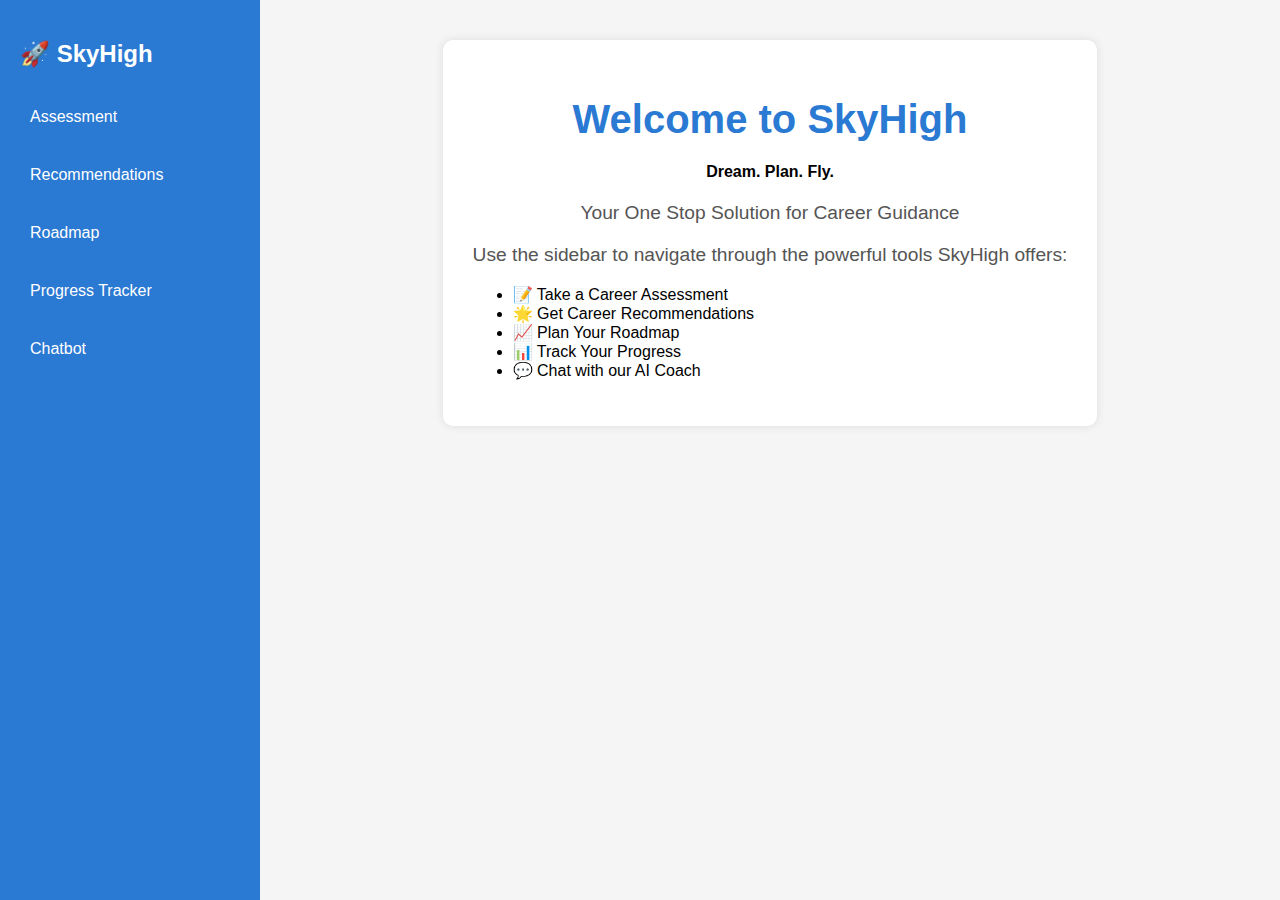
<file: index.html>
<!-- <!DOCTYPE html>
<html lang="en">
<head>
    <meta charset="UTF-8">
    <title>SkyHigh Prototype</title>
    <link rel="stylesheet" href="styles.css">
</head>
<body>
    <div class="sidebar">
        <h2>SkyHigh</h2>
        <a href="pages/assessment.html">Assessment</a>
        <a href="pages/recommendations.html">Recommendations</a>
        <a href="pages/roadmap.html">Roadmap</a>
        <a href="pages/progress_tracker.html">Progress Tracker</a>
        <a href="pages/chatbot.html">Chatbot</a>
    </div>

    <div class="main-content">
        <h1>Welcome to SkyHigh Prototype</h1>
        <p>Select a feature from the sidebar to explore.</p>
    </div>


    <script src="script.js"></script>
</body>
</html> -->
<!DOCTYPE html>
<html lang="en">

<head>
    <meta charset="UTF-8">
    <meta name="viewport" content="width=device-width, initial-scale=1.0">
    <title>SkyHigh Prototype</title>
    <style>
        body {
            font-family: 'Arial', sans-serif;
            margin: 0;
            display: flex;
            min-height: 100vh;
            background-color: #f5f5f5;
        }

        .sidebar {
            width: 220px;
            background-color: #2a79d2;
            color: white;
            padding: 20px;
            display: flex;
            flex-direction: column;
        }

        .sidebar h2 {
            margin-bottom: 20px;
        }

        .sidebar a {
            color: white;
            text-decoration: none;
            margin: 10px 0;
            padding: 10px;
            border-radius: 5px;
        }

        .sidebar a:hover {
            background-color: #1e5ca6;
        }

        .main-content {
            flex-grow: 1;
            padding: 40px;
            text-align: center;
        }

        .main-content h1 {
            font-size: 2.5em;
            color: #2a79d2;
            margin-bottom: 20px;
        }

        .main-content p {
            font-size: 1.2em;
            color: #555;
        }

        .welcome-box {
            background: white;
            padding: 30px;
            border-radius: 10px;
            box-shadow: 0 0 10px rgba(0,0,0,0.1);
            display: inline-block;
            max-width: 600px;
        }
    </style>
</head>

<body>
    <div class="sidebar">
        <h2>🚀 SkyHigh</h2>
        <a href="pages/assessment.html">Assessment</a>
        <a href="pages/recommendations.html">Recommendations</a>
        <a href="pages/roadmap.html">Roadmap</a>
        <a href="pages/progress_tracker.html">Progress Tracker</a>
        <a href="pages/chatbot.html">Chatbot</a>
    </div>

    <div class="main-content">
        <div class="welcome-box">
            <h1>Welcome to SkyHigh</h1>
            <div> <h4> Dream. Plan. Fly. </h4>        </div>
            <p>Your One Stop Solution for Career Guidance</p>
            <p>Use the sidebar to navigate through the powerful tools SkyHigh offers:</p>
            <ul style="text-align: left;">
                <li>📝 Take a Career Assessment</li>
                <li>🌟 Get Career Recommendations</li>
                <li>📈 Plan Your Roadmap</li>
                <li>📊 Track Your Progress</li>
                <li>💬 Chat with our AI Coach</li>
            </ul>
        </div>
    </div>
</body>

</html>
</file>
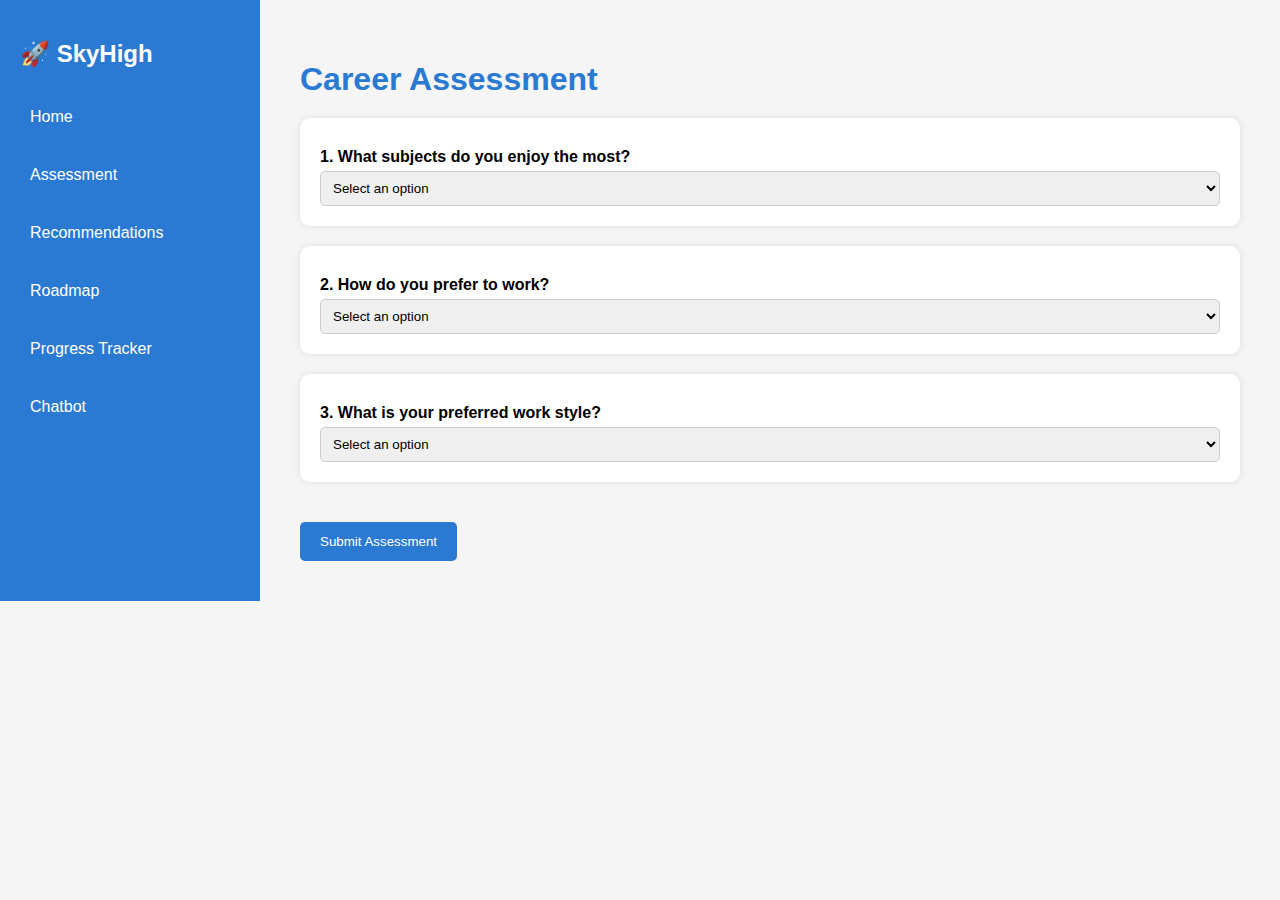
<file: pages/assessment.html>
<!-- <!DOCTYPE html>
<html lang="en">
<head>
    <meta charset="UTF-8">
    <title>Assessment</title>
    <link rel="stylesheet" href="../styles.css">
</head>
<body>
    <div class="sidebar">
        <h2>SkyHigh</h2>
        <a href="../index.html">Home</a>
        <a href="assessment.html">Assessment</a>
        <a href="recommendations.html">Recommendations</a>
        <a href="roadmap.html">Roadmap</a>
        <a href="progress_tracker.html">Progress Tracker</a>
        <a href="chatbot.html">Chatbot</a>
    </div>

    <div class="main-content">
        <h1>Assessment</h1>
        <p>This is a placeholder for the assessment feature.</p>
    </div>
</body>
</html> -->
<!DOCTYPE html>
<html lang="en">

<head>
    <meta charset="UTF-8">
    <meta name="viewport" content="width=device-width, initial-scale=1.0">
    <title>Assessment - SkyHigh</title>
    <style>
        body {
            font-family: 'Arial', sans-serif;
            margin: 0;
            display: flex;
            background-color: #f5f5f5;
        }

        .sidebar {
            width: 220px;
            background-color: #2a79d2;
            color: white;
            padding: 20px;
            display: flex;
            flex-direction: column;
        }

        .sidebar h2 {
            margin-bottom: 20px;
        }

        .sidebar a {
            color: white;
            text-decoration: none;
            margin: 10px 0;
            padding: 10px;
            border-radius: 5px;
        }

        .sidebar a:hover {
            background-color: #1e5ca6;
        }

        .main-content {
            flex-grow: 1;
            padding: 40px;
        }

        .main-content h1 {
            font-size: 2em;
            color: #2a79d2;
            margin-bottom: 20px;
        }

        .question-box {
            background: white;
            padding: 20px;
            border-radius: 10px;
            margin-bottom: 20px;
            box-shadow: 0 0 8px rgba(0,0,0,0.1);
        }

        label {
            display: block;
            margin-top: 10px;
            font-weight: bold;
        }

        select {
            width: 100%;
            padding: 8px;
            margin-top: 5px;
            border-radius: 5px;
            border: 1px solid #ccc;
        }

        button {
            background-color: #2a79d2;
            color: white;
            padding: 12px 20px;
            border: none;
            border-radius: 5px;
            cursor: pointer;
            margin-top: 20px;
        }
    </style>
</head>

<body>
    <div class="sidebar">
        <h2>🚀 SkyHigh</h2>
        <a href="../index.html">Home</a>
        <a href="assessment.html">Assessment</a>
        <a href="recommendations.html">Recommendations</a>
        <a href="roadmap.html">Roadmap</a>
        <a href="progress_tracker.html">Progress Tracker</a>
        <a href="chatbot.html">Chatbot</a>
    </div>

    <div class="main-content">
        <h1>Career Assessment</h1>

        <form id="assessmentForm">
            <div class="question-box">
                <label for="q1">1. What subjects do you enjoy the most?</label>
                <select id="q1" required>
                    <option value="">Select an option</option>
                    <option value="science">Science & Math</option>
                    <option value="arts">Arts & Humanities</option>
                    <option value="commerce">Commerce & Business</option>
                    <option value="technology">Technology & Programming</option>
                </select>
            </div>

            <div class="question-box">
                <label for="q2">2. How do you prefer to work?</label>
                <select id="q2" required>
                    <option value="">Select an option</option>
                    <option value="independently">Independently</option>
                    <option value="in_team">In a team</option>
                    <option value="with_clients">With clients</option>
                </select>
            </div>

            <div class="question-box">
                <label for="q3">3. What is your preferred work style?</label>
                <select id="q3" required>
                    <option value="">Select an option</option>
                    <option value="creative">Creative & Innovative</option>
                    <option value="analytical">Analytical & Logical</option>
                    <option value="practical">Practical & Hands-on</option>
                </select>
            </div>

            <button type="submit">Submit Assessment</button>
        </form>
    </div>

    <script>
        document.getElementById('assessmentForm').addEventListener('submit', function(e) {
            e.preventDefault();
            alert('Assessment submitted successfully!\nYour answers have been recorded.');
        });
    </script>
</body>

</html>
</file>
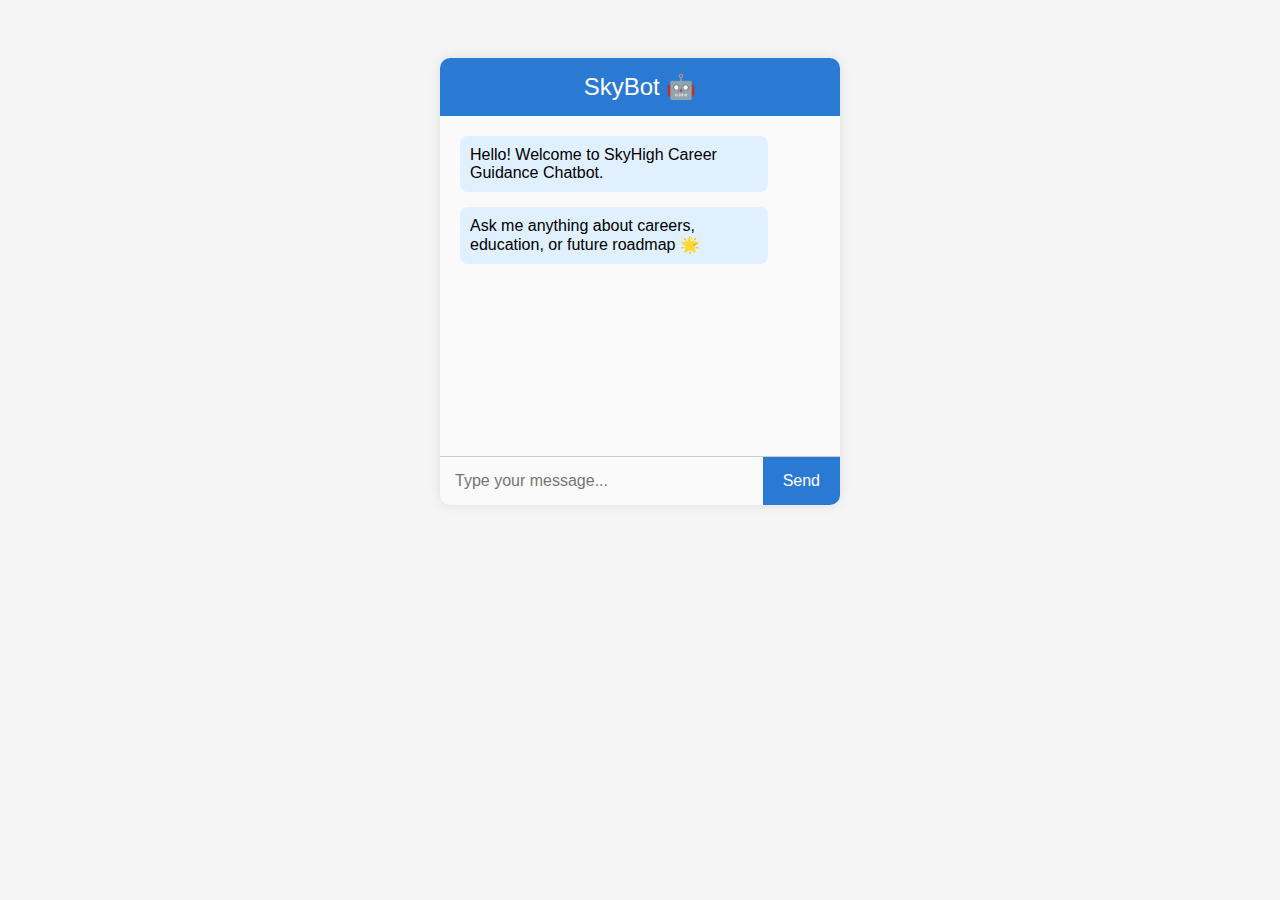
<file: pages/chatbot.html>
<!-- <!DOCTYPE html>
<html lang="en">
<head>
    <meta charset="UTF-8">
    <title>Chatbot</title>
    <link rel="stylesheet" href="../styles.css">
</head>
<body>
    <div class="sidebar">
        <h2>SkyHigh</h2>
        <a href="../index.html">Home</a>
        <a href="assessment.html">Assessment</a>
        <a href="recommendations.html">Recommendations</a>
        <a href="roadmap.html">Roadmap</a>
        <a href="progress_tracker.html">Progress Tracker</a>
        <a href="chatbot.html">Chatbot</a>
    </div>

    <div class="main-content">
        <h1>Chatbot</h1>
        <p>This is a placeholder for the career guidance chatbot feature.</p>
    </div>
</body>
</html> -->
<!DOCTYPE html>
<html lang="en">

<head>
    <meta charset="UTF-8">
    <meta name="viewport" content="width=device-width, initial-scale=1.0">
    <title>Chatbot - SkyHigh Prototype</title>
    <style>
        body {
            font-family: 'Arial', sans-serif;
            background-color: #f5f5f5;
            display: flex;
            justify-content: center;
            padding: 50px;
        }

        .chat-container {
            background: white;
            width: 400px;
            border-radius: 10px;
            box-shadow: 0 0 12px rgba(0,0,0,0.1);
            overflow: hidden;
        }

        .chat-header {
            background-color: #2a79d2;
            color: white;
            text-align: center;
            padding: 15px;
            font-size: 1.5em;
        }

        .chat-box {
            height: 300px;
            padding: 20px;
            overflow-y: auto;
            background: #fafafa;
        }

        .chat-message {
            margin-bottom: 15px;
            padding: 10px;
            border-radius: 8px;
            max-width: 80%;
        }

        .chat-message.bot {
            background-color: #e0f0ff;
            text-align: left;
        }

        .chat-message.user {
            background-color: #2a79d2;
            color: white;
            text-align: right;
            margin-left: auto;
        }

        .chat-input {
            display: flex;
            border-top: 1px solid #ccc;
        }

        .chat-input input {
            flex-grow: 1;
            padding: 15px;
            border: none;
            font-size: 1em;
        }

        .chat-input button {
            background-color: #2a79d2;
            color: white;
            border: none;
            padding: 15px 20px;
            cursor: pointer;
            font-size: 1em;
        }
    </style>
</head>

<body>
    <div class="chat-container">
        <div class="chat-header">
            SkyBot 🤖
        </div>

        <div class="chat-box">
            <div class="chat-message bot">Hello! Welcome to SkyHigh Career Guidance Chatbot.</div>
            <div class="chat-message bot">Ask me anything about careers, education, or future roadmap 🌟</div>
        </div>

        <div class="chat-input">
            <input type="text" placeholder="Type your message..." disabled />
            <button disabled>Send</button>
        </div>
    </div>
</body>

</html>
</file>
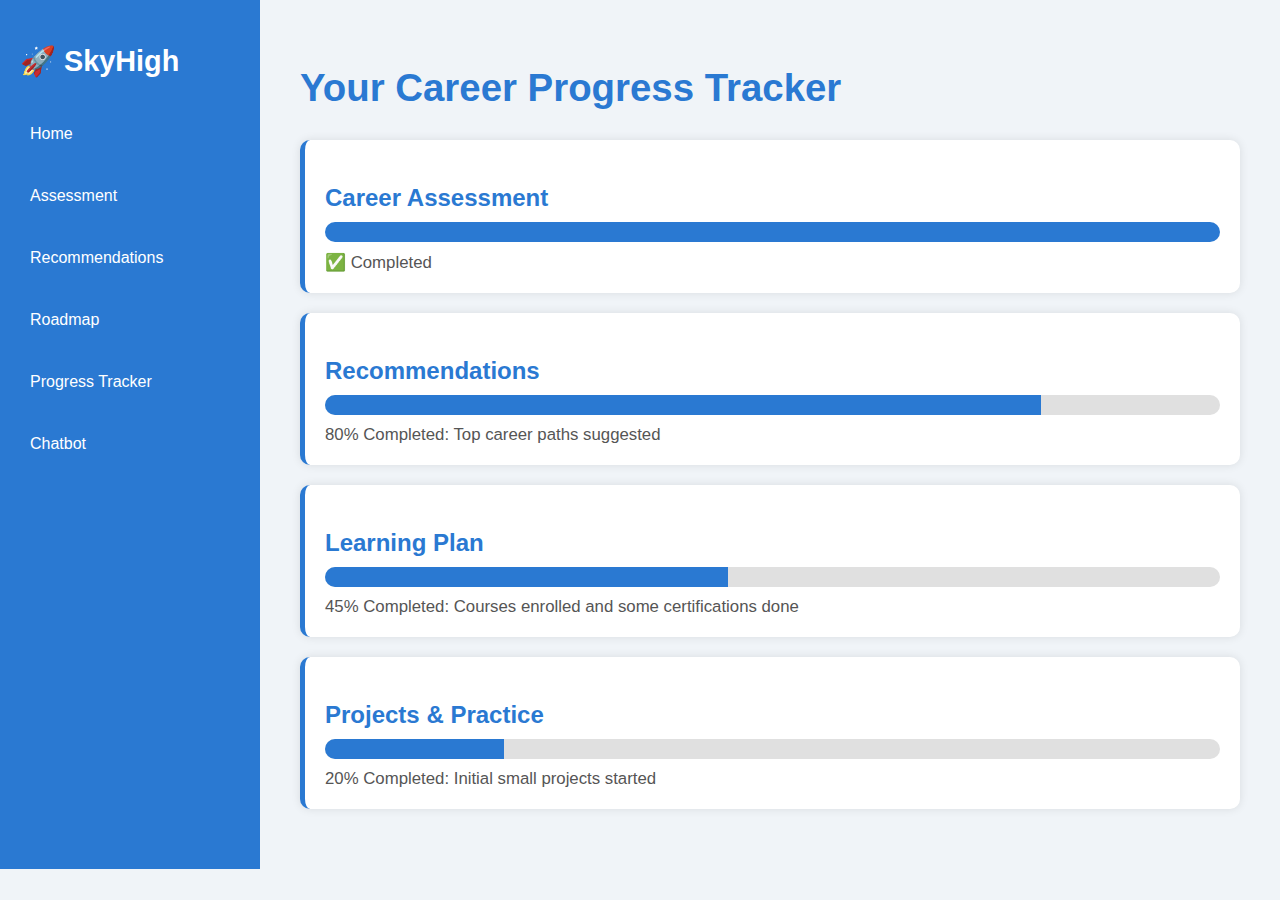
<file: pages/progress_tracker.html>
<!-- <!DOCTYPE html>
<html lang="en">
<head>
    <meta charset="UTF-8">
    <title>Progress Tracker</title>
    <link rel="stylesheet" href="../styles.css">
</head>
<body>
    <div class="sidebar">
        <h2>SkyHigh</h2>
        <a href="../index.html">Home</a>
        <a href="assessment.html">Assessment</a>
        <a href="recommendations.html">Recommendations</a>
        <a href="roadmap.html">Roadmap</a>
        <a href="progress_tracker.html">Progress Tracker</a>
        <a href="chatbot.html">Chatbot</a>
    </div>

    <div class="main-content">
        <h1>Progress Tracker</h1>
        <p>This is a placeholder for tracking progress on career goals.</p>
    </div>
</body>
</html> -->
<!DOCTYPE html>
<html lang="en">

<head>
    <meta charset="UTF-8">
    <meta name="viewport" content="width=device-width, initial-scale=1.0">
    <title>Progress Tracker - SkyHigh</title>
    <style>
        body {
            font-family: 'Arial', sans-serif;
            margin: 0;
            display: flex;
            background-color: #f0f4f8;
        }

        .sidebar {
            width: 220px;
            background-color: #2a79d2;
            color: white;
            padding: 20px;
            display: flex;
            flex-direction: column;
        }

        .sidebar h2 {
            font-size: 1.8em;
            margin-bottom: 25px;
        }

        .sidebar a {
            color: white;
            text-decoration: none;
            margin: 12px 0;
            padding: 10px;
            border-radius: 5px;
            transition: background 0.3s;
        }

        .sidebar a:hover {
            background-color: #1e5ca6;
        }

        .main-content {
            flex-grow: 1;
            padding: 40px;
        }

        .main-content h1 {
            font-size: 2.4em;
            color: #2a79d2;
            margin-bottom: 30px;
        }

        .progress-entry {
            background: white;
            border-left: 5px solid #2a79d2;
            padding: 20px;
            margin-bottom: 20px;
            border-radius: 10px;
            box-shadow: 0 0 10px rgba(0, 0, 0, 0.1);
        }

        .progress-entry h3 {
            font-size: 1.5em;
            color: #2a79d2;
            margin-bottom: 10px;
        }

        .progress-bar-container {
            background: #e0e0e0;
            border-radius: 20px;
            overflow: hidden;
            margin-top: 10px;
        }

        .progress-bar {
            height: 20px;
            background-color: #2a79d2;
            width: 75%; /* Example progress */
        }

        .progress-description {
            margin-top: 10px;
            color: #555;
            font-size: 1.05em;
        }
    </style>
</head>

<body>
    <div class="sidebar">
        <h2>🚀 SkyHigh</h2>
        <a href="../index.html">Home</a>
        <a href="assessment.html">Assessment</a>
        <a href="recommendations.html">Recommendations</a>
        <a href="roadmap.html">Roadmap</a>
        <a href="progress_tracker.html">Progress Tracker</a>
        <a href="chatbot.html">Chatbot</a>
    </div>

    <div class="main-content">
        <h1>Your Career Progress Tracker</h1>

        <div class="progress-entry">
            <h3>Career Assessment</h3>
            <div class="progress-bar-container">
                <div class="progress-bar" style="width: 100%;"></div>
            </div>
            <div class="progress-description">✅ Completed</div>
        </div>

        <div class="progress-entry">
            <h3>Recommendations</h3>
            <div class="progress-bar-container">
                <div class="progress-bar" style="width: 80%;"></div>
            </div>
            <div class="progress-description">80% Completed: Top career paths suggested</div>
        </div>

        <div class="progress-entry">
            <h3>Learning Plan</h3>
            <div class="progress-bar-container">
                <div class="progress-bar" style="width: 45%;"></div>
            </div>
            <div class="progress-description">45% Completed: Courses enrolled and some certifications done</div>
        </div>

        <div class="progress-entry">
            <h3>Projects & Practice</h3>
            <div class="progress-bar-container">
                <div class="progress-bar" style="width: 20%;"></div>
            </div>
            <div class="progress-description">20% Completed: Initial small projects started</div>
        </div>
    </div>
</body>

</html>
</file>
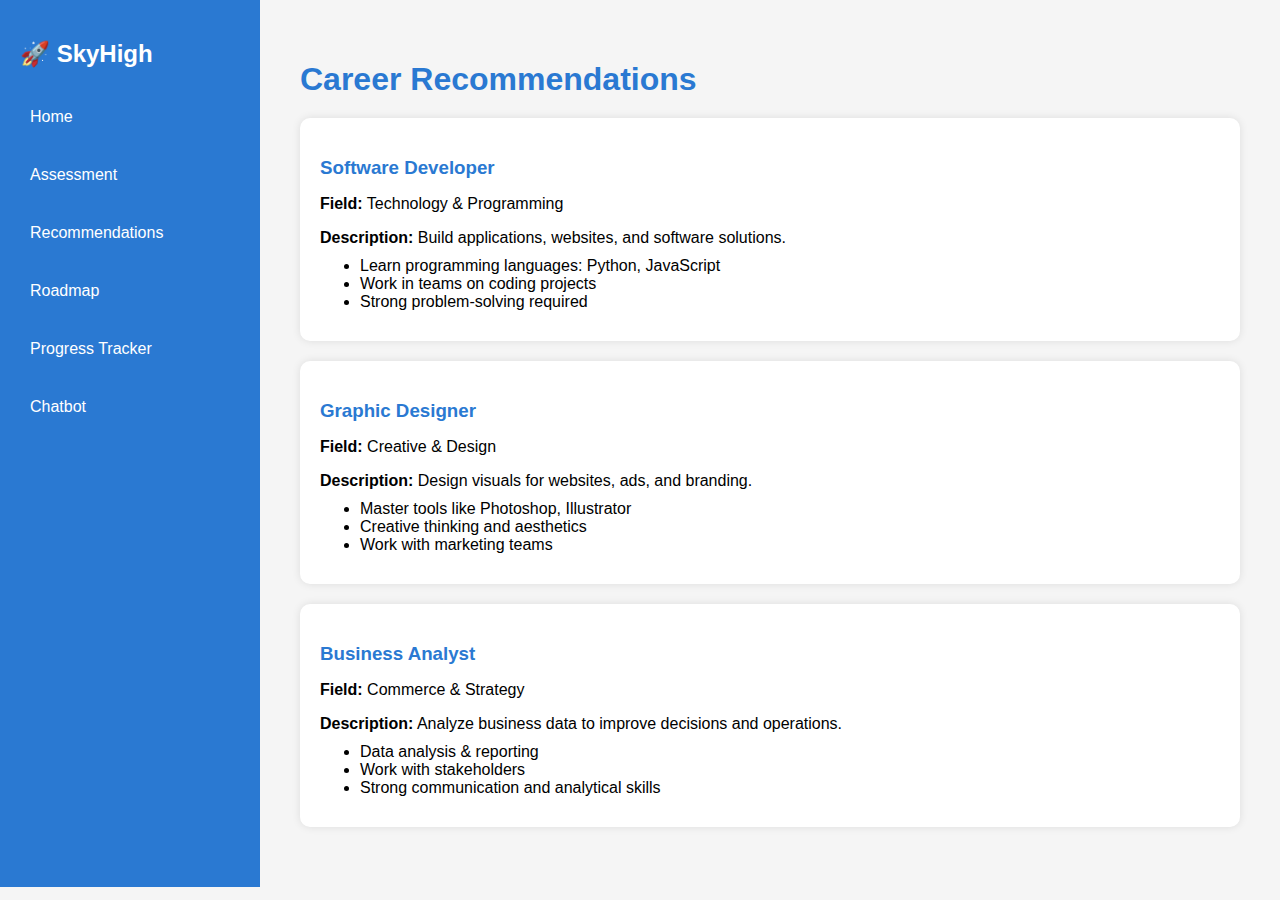
<file: pages/recommendations.html>
<!-- <!DOCTYPE html>
<html lang="en">
<head>
    <meta charset="UTF-8">
    <title>Recommendations</title>
    <link rel="stylesheet" href="../styles.css">
</head>
<body>
    <div class="sidebar">
        <h2>SkyHigh</h2>
        <a href="../index.html">Home</a>
        <a href="assessment.html">Assessment</a>
        <a href="recommendations.html">Recommendations</a>
        <a href="roadmap.html">Roadmap</a>
        <a href="progress_tracker.html">Progress Tracker</a>
        <a href="chatbot.html">Chatbot</a>
    </div>

    <div class="main-content">
        <h1>Recommendations</h1>
        <p>This is a placeholder for the recommendations feature.</p>
    </div>
</body>
</html> -->
<!DOCTYPE html>
<html lang="en">

<head>
    <meta charset="UTF-8">
    <meta name="viewport" content="width=device-width, initial-scale=1.0">
    <title>Recommendations - SkyHigh</title>
    <style>
        body {
            font-family: 'Arial', sans-serif;
            margin: 0;
            display: flex;
            background-color: #f5f5f5;
        }

        .sidebar {
            width: 220px;
            background-color: #2a79d2;
            color: white;
            padding: 20px;
            display: flex;
            flex-direction: column;
        }

        .sidebar h2 {
            margin-bottom: 20px;
        }

        .sidebar a {
            color: white;
            text-decoration: none;
            margin: 10px 0;
            padding: 10px;
            border-radius: 5px;
        }

        .sidebar a:hover {
            background-color: #1e5ca6;
        }

        .main-content {
            flex-grow: 1;
            padding: 40px;
        }

        .main-content h1 {
            font-size: 2em;
            color: #2a79d2;
            margin-bottom: 20px;
        }

        .recommendation-card {
            background: white;
            padding: 20px;
            border-radius: 10px;
            margin-bottom: 20px;
            box-shadow: 0 0 8px rgba(0, 0, 0, 0.1);
        }

        .recommendation-card h3 {
            margin-bottom: 10px;
            color: #2a79d2;
        }

        .recommendation-card p {
            margin-bottom: 5px;
        }

        .recommendation-card ul {
            margin: 10px 0;
        }
    </style>
</head>

<body>
    <div class="sidebar">
        <h2>🚀 SkyHigh</h2>
        <a href="../index.html">Home</a>
        <a href="assessment.html">Assessment</a>
        <a href="recommendations.html">Recommendations</a>
        <a href="roadmap.html">Roadmap</a>
        <a href="progress_tracker.html">Progress Tracker</a>
        <a href="chatbot.html">Chatbot</a>
    </div>

    <div class="main-content">
        <h1>Career Recommendations</h1>

        <div class="recommendation-card">
            <h3>Software Developer</h3>
            <p><strong>Field:</strong> Technology & Programming</p>
            <p><strong>Description:</strong> Build applications, websites, and software solutions.</p>
            <ul>
                <li>Learn programming languages: Python, JavaScript</li>
                <li>Work in teams on coding projects</li>
                <li>Strong problem-solving required</li>
            </ul>
        </div>

        <div class="recommendation-card">
            <h3>Graphic Designer</h3>
            <p><strong>Field:</strong> Creative & Design</p>
            <p><strong>Description:</strong> Design visuals for websites, ads, and branding.</p>
            <ul>
                <li>Master tools like Photoshop, Illustrator</li>
                <li>Creative thinking and aesthetics</li>
                <li>Work with marketing teams</li>
            </ul>
        </div>

        <div class="recommendation-card">
            <h3>Business Analyst</h3>
            <p><strong>Field:</strong> Commerce & Strategy</p>
            <p><strong>Description:</strong> Analyze business data to improve decisions and operations.</p>
            <ul>
                <li>Data analysis & reporting</li>
                <li>Work with stakeholders</li>
                <li>Strong communication and analytical skills</li>
            </ul>
        </div>
    </div>
</body>

</html>
</file>
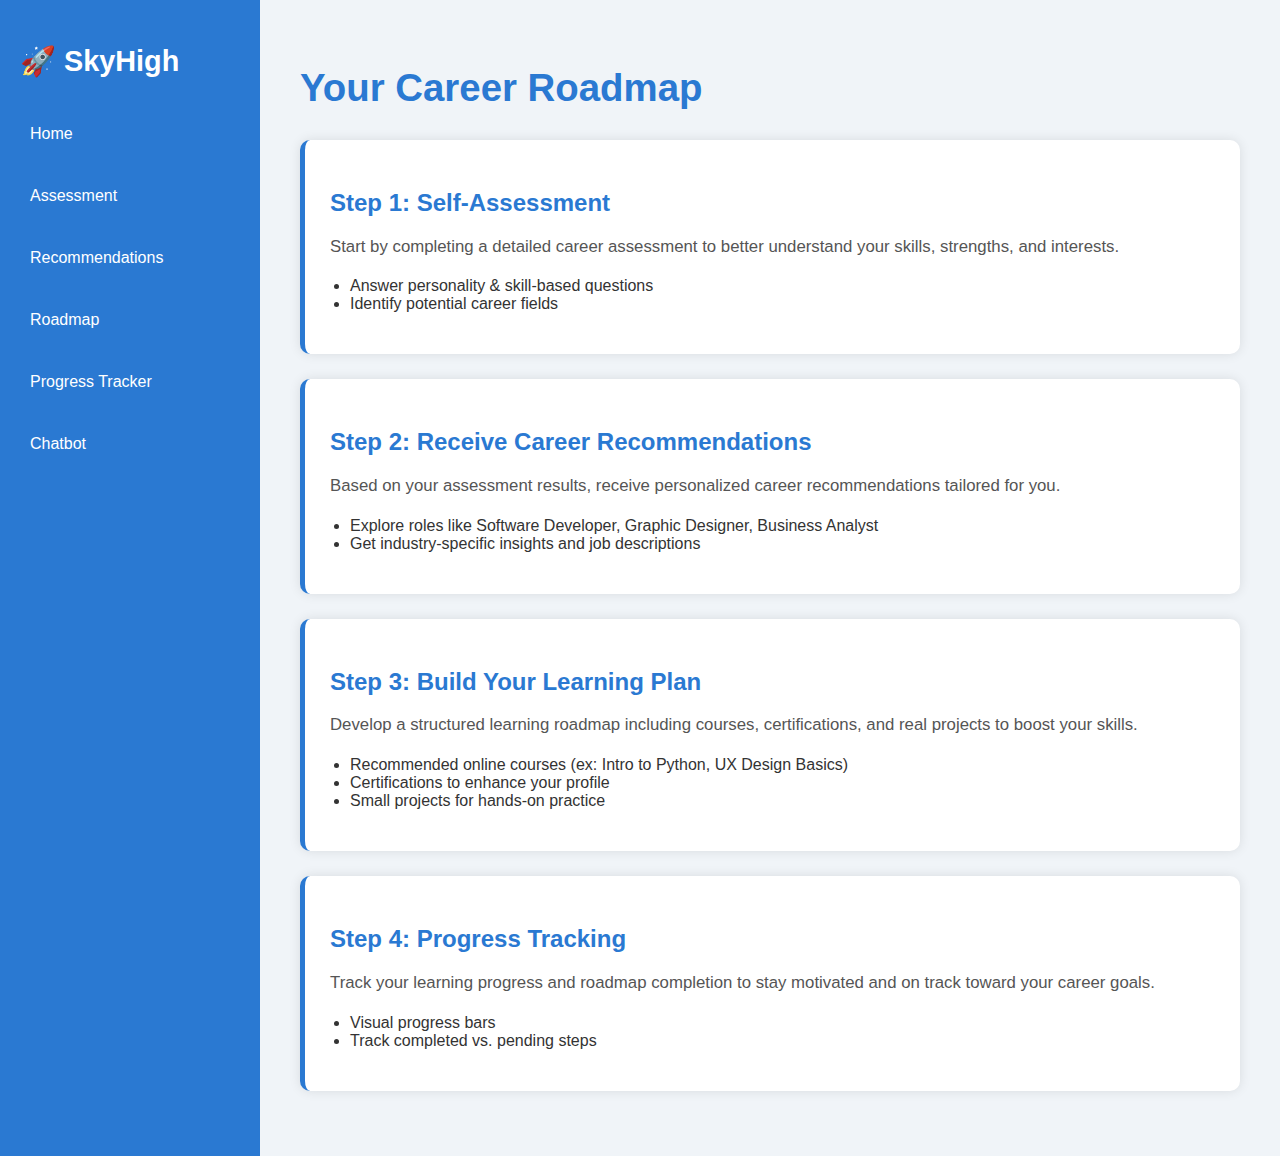
<file: pages/roadmap.html>
<!-- <!DOCTYPE html>
<html lang="en">
<head>
    <meta charset="UTF-8">
    <title>Roadmap</title>
    <link rel="stylesheet" href="../styles.css">
</head>
<body>
    <div class="sidebar">
        <h2>SkyHigh</h2>
        <a href="../index.html">Home</a>
        <a href="assessment.html">Assessment</a>
        <a href="recommendations.html">Recommendations</a>
        <a href="roadmap.html">Roadmap</a>
        <a href="progress_tracker.html">Progress Tracker</a>
        <a href="chatbot.html">Chatbot</a>
    </div>

    <div class="main-content">
        <h1>Roadmap</h1>
        <p>This is a placeholder for the career roadmap feature.</p>
    </div>
</body>
</html> -->
<!DOCTYPE html>
<html lang="en">

<head>
    <meta charset="UTF-8">
    <meta name="viewport" content="width=device-width, initial-scale=1.0">
    <title>Career Roadmap - SkyHigh</title>
    <style>
        body {
            font-family: 'Arial', sans-serif;
            margin: 0;
            display: flex;
            background-color: #f0f4f8;
        }

        .sidebar {
            width: 220px;
            background-color: #2a79d2;
            color: white;
            padding: 20px;
            display: flex;
            flex-direction: column;
        }

        .sidebar h2 {
            font-size: 1.8em;
            margin-bottom: 25px;
        }

        .sidebar a {
            color: white;
            text-decoration: none;
            margin: 12px 0;
            padding: 10px;
            border-radius: 5px;
            transition: background 0.3s;
        }

        .sidebar a:hover {
            background-color: #1e5ca6;
        }

        .main-content {
            flex-grow: 1;
            padding: 40px;
        }

        .main-content h1 {
            font-size: 2.4em;
            color: #2a79d2;
            margin-bottom: 30px;
        }

        .roadmap-step {
            background: white;
            border-left: 5px solid #2a79d2;
            padding: 25px;
            margin-bottom: 25px;
            border-radius: 10px;
            box-shadow: 0 0 12px rgba(0, 0, 0, 0.1);
        }

        .roadmap-step h3 {
            font-size: 1.5em;
            color: #2a79d2;
            margin-bottom: 12px;
        }

        .roadmap-step p {
            font-size: 1.05em;
            color: #555;
            line-height: 1.6;
        }

        .roadmap-step ul {
            margin-top: 12px;
            list-style-type: disc;
            padding-left: 20px;
            color: #333;
        }
    </style>
</head>

<body>
    <div class="sidebar">
        <h2>🚀 SkyHigh</h2>
        <a href="../index.html">Home</a>
        <a href="assessment.html">Assessment</a>
        <a href="recommendations.html">Recommendations</a>
        <a href="roadmap.html">Roadmap</a>
        <a href="progress_tracker.html">Progress Tracker</a>
        <a href="chatbot.html">Chatbot</a>
    </div>

    <div class="main-content">
        <h1>Your Career Roadmap</h1>

        <div class="roadmap-step">
            <h3>Step 1: Self-Assessment</h3>
            <p>Start by completing a detailed career assessment to better understand your skills, strengths, and interests.</p>
            <ul>
                <li>Answer personality & skill-based questions</li>
                <li>Identify potential career fields</li>
            </ul>
        </div>

        <div class="roadmap-step">
            <h3>Step 2: Receive Career Recommendations</h3>
            <p>Based on your assessment results, receive personalized career recommendations tailored for you.</p>
            <ul>
                <li>Explore roles like Software Developer, Graphic Designer, Business Analyst</li>
                <li>Get industry-specific insights and job descriptions</li>
            </ul>
        </div>

        <div class="roadmap-step">
            <h3>Step 3: Build Your Learning Plan</h3>
            <p>Develop a structured learning roadmap including courses, certifications, and real projects to boost your skills.</p>
            <ul>
                <li>Recommended online courses (ex: Intro to Python, UX Design Basics)</li>
                <li>Certifications to enhance your profile</li>
                <li>Small projects for hands-on practice</li>
            </ul>
        </div>

        <div class="roadmap-step">
            <h3>Step 4: Progress Tracking</h3>
            <p>Track your learning progress and roadmap completion to stay motivated and on track toward your career goals.</p>
            <ul>
                <li>Visual progress bars</li>
                <li>Track completed vs. pending steps</li>
            </ul>
        </div>
    </div>
</body>

</html>
</file>
<file: styles.css>
body {
    font-family: Arial, sans-serif;
    margin: 0;
    display: flex;
}

.sidebar {
    width: 220px;
    background-color: #4A90E2;
    color: white;
    padding: 20px;
    height: 100vh;
}

.sidebar a {
    display: block;
    color: white;
    text-decoration: none;
    margin: 10px 0;
}

.sidebar a:hover {
    text-decoration: underline;
}

.main-content {
    flex-grow: 1;
    padding: 20px;
}
</file>
